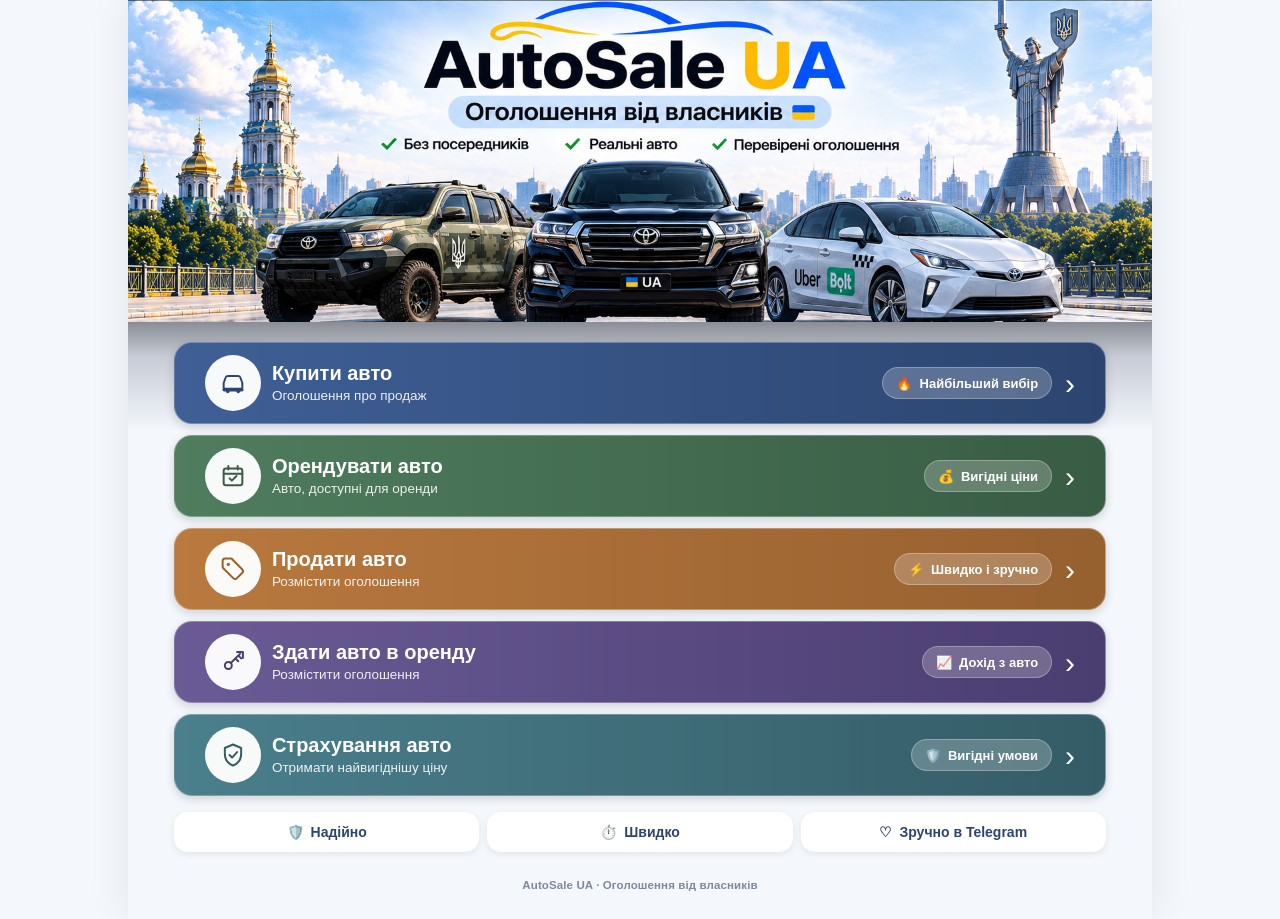
<file: index.html>
<!doctype html>
<html lang="uk">
<head>
  <meta charset="UTF-8">
  <meta name="viewport" content="width=device-width, initial-scale=1, viewport-fit=cover">
  <meta name="theme-color" content="#06101f">
  <title>AutoSale UA</title>
  <link rel="stylesheet" href="style.css">
</head>
<body>
  <main class="app" aria-label="AutoSale UA">
    <div class="hero">
      <img src="autosale-home.png" alt="" class="scene" width="1536" height="483">
    </div>
    <div class="actions-panel">
      <button class="action action-buy" data-section="buy" aria-label="Купити авто">
        <span class="icon"><svg viewBox="0 0 24 24" fill="none"><path d="M4 16.5V12l1.6-4.5A2 2 0 0 1 7.5 6h9a2 2 0 0 1 1.9 1.5L20 12v4.5" stroke="#2c4570" stroke-width="1.7" stroke-linejoin="round"/><rect x="3" y="16" width="18" height="3.2" rx="1.4" fill="#2c4570"/><circle cx="7.5" cy="19.2" r="1.5" fill="#2c4570"/><circle cx="16.5" cy="19.2" r="1.5" fill="#2c4570"/></svg></span>
        <span class="copy"><strong>Купити авто</strong><small>Оголошення про продаж</small></span>
        <span class="badge">🔥&nbsp; Найбільший вибір</span><span class="arrow">›</span>
      </button>

      <button class="action action-rent" data-section="rent" aria-label="Орендувати авто">
        <span class="icon"><svg viewBox="0 0 24 24" fill="none"><rect x="4" y="5.5" width="16" height="14.5" rx="2" stroke="#385c44" stroke-width="1.7"/><path d="M4 10h16M8 3.5v3M16 3.5v3" stroke="#385c44" stroke-width="1.7" stroke-linecap="round"/><path d="M9 14l2 2 4-4" stroke="#385c44" stroke-width="1.7" stroke-linecap="round" stroke-linejoin="round"/></svg></span>
        <span class="copy"><strong>Орендувати авто</strong><small>Авто, доступні для оренди</small></span>
        <span class="badge">💰&nbsp; Вигідні ціни</span><span class="arrow">›</span>
      </button>

      <button class="action action-sell" data-section="sell" aria-label="Продати авто">
        <span class="icon"><svg viewBox="0 0 24 24" fill="none"><path d="M11.3 3.7 20 12.4a2 2 0 0 1 0 2.8l-4.8 4.8a2 2 0 0 1-2.8 0L3.7 11.3A2 2 0 0 1 3.1 10V5a2 2 0 0 1 2-2h5a2 2 0 0 1 1.4.6Z" stroke="#96602f" stroke-width="1.7" stroke-linejoin="round"/><circle cx="8" cy="8" r="1.4" fill="#96602f"/></svg></span>
        <span class="copy"><strong>Продати авто</strong><small>Розмістити оголошення</small></span>
        <span class="badge">⚡&nbsp; Швидко і зручно</span><span class="arrow">›</span>
      </button>

      <button class="action action-give-rent" data-section="give-rent" aria-label="Здати авто в оренду">
        <span class="icon"><svg viewBox="0 0 24 24" fill="none"><circle cx="8" cy="15" r="3" stroke="#4a3d70" stroke-width="1.7"/><path d="M10.1 12.9 18 5" stroke="#4a3d70" stroke-width="1.7" stroke-linecap="round"/><path d="M14.5 9.4l2 2M17 6.9l2 2" stroke="#4a3d70" stroke-width="1.7" stroke-linecap="round"/><path d="M15.5 3.5H20.5V8.5" stroke="#4a3d70" stroke-width="1.7" stroke-linecap="round" stroke-linejoin="round"/></svg></span>
        <span class="copy"><strong>Здати авто в оренду</strong><small>Розмістити оголошення</small></span>
        <span class="badge">📈&nbsp; Дохід з авто</span><span class="arrow">›</span>
      </button>

      <button class="action action-insurance" data-section="insurance" aria-label="Страхування авто">
        <span class="icon"><svg viewBox="0 0 24 24" fill="none"><path d="M12 3l7 3v5c0 5-3 8.5-7 10-4-1.5-7-5-7-10V6l7-3Z" stroke="#345c66" stroke-width="1.7" stroke-linejoin="round"/><path d="M9 12l2.2 2.2L15.5 9.5" stroke="#345c66" stroke-width="1.7" stroke-linecap="round" stroke-linejoin="round"/></svg></span>
        <span class="copy"><strong>Страхування авто</strong><small>Отримати найвигіднішу ціну</small></span>
        <span class="badge">🛡️&nbsp; Вигідні умови</span><span class="arrow">›</span>
      </button>

      <div class="benefits" aria-label="Переваги">
        <div>🛡️ <span>Надійно</span></div>
        <div>⏱️ <span>Швидко</span></div>
        <div>♡ <span>Зручно в Telegram</span></div>
      </div>

      <div class="footer">AutoSale UA · Оголошення від власників</div>
    </div>
  </main>
  <script src="https://telegram.org/js/telegram-web-app.js"></script>
  <script src="app.js"></script>
</body>
</html>
</file>
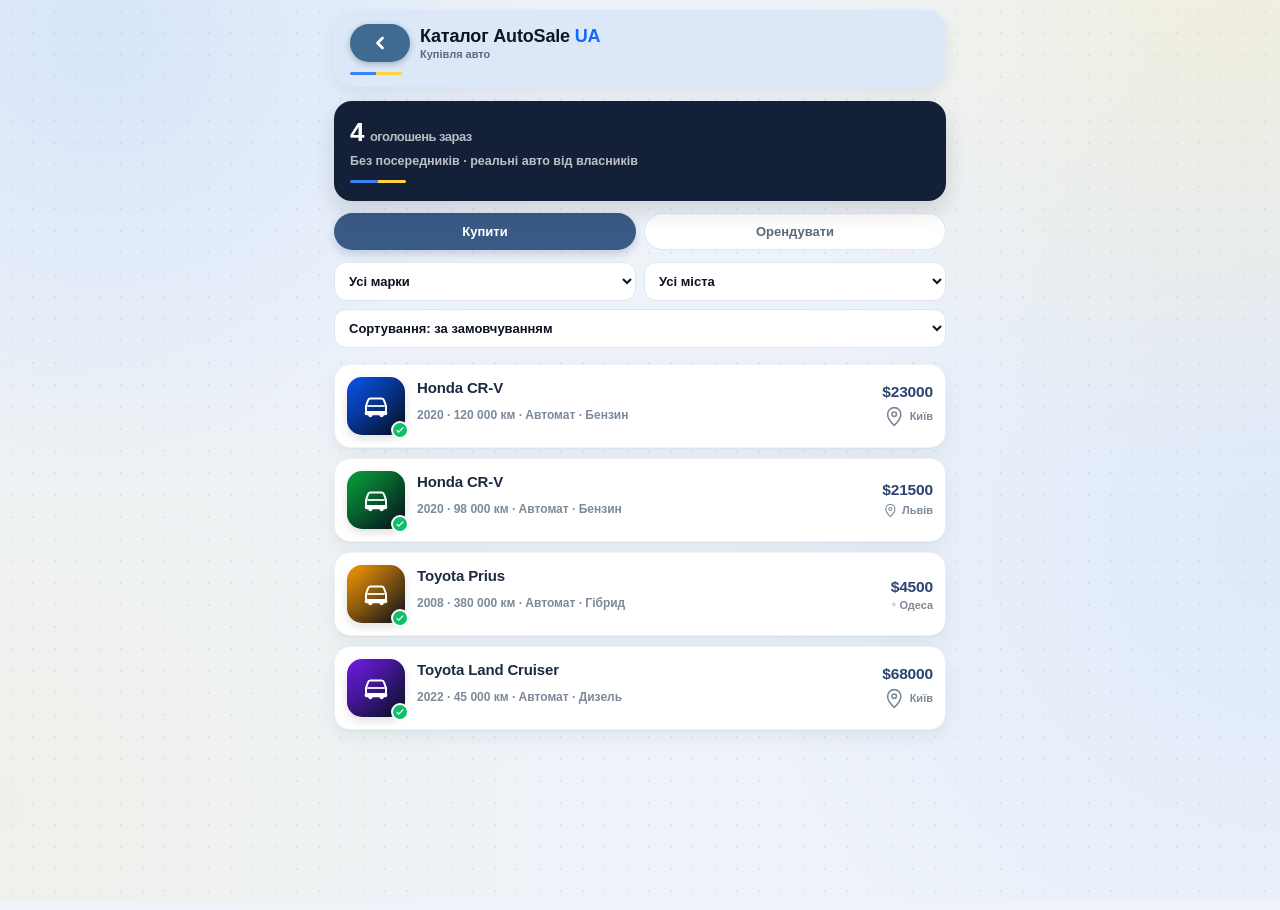
<file: catalog.html>
<!doctype html>
<html lang="uk">
<head>
  <meta charset="UTF-8">
  <meta name="viewport" content="width=device-width, initial-scale=1, viewport-fit=cover">
  <meta name="theme-color" content="#06101f">
  <title>AutoSale UA — Каталог</title>
  <link rel="stylesheet" href="catalog.css">
</head>
<body>
  <div class="wrap" id="app"></div>

  <script src="https://telegram.org/js/telegram-web-app.js"></script>
  <script src="data.js"></script>
  <script src="catalog.js"></script>
</body>
</html>
</file>
<file: style.css>
*{box-sizing:border-box}
html,body{margin:0;padding:0;width:100%;min-height:100%;background:#f4f8fc}
body{font-family:-apple-system,BlinkMacSystemFont,"Segoe UI",Arial,sans-serif;overflow-x:hidden}
.app{width:100%;max-width:1024px;margin:0 auto}
.hero{width:100%;line-height:1}
.scene{display:block;width:100%;height:auto;aspect-ratio:1536/483;user-select:none;-webkit-user-drag:none}

.actions-panel{background:linear-gradient(180deg,#8a8d95 0%,#c7ccd6 35px,#f4f8fc 110px);padding:14px 4% 20px;display:flex;flex-direction:column;gap:8px}

.action{position:relative;width:100%;min-height:62px;border:1px solid rgba(255,255,255,.28);border-radius:16px;display:flex;align-items:center;padding:9px 3.5%;gap:11px;color:#fff;text-align:left;font:inherit;cursor:pointer;box-shadow:0 3px 10px rgba(0,0,0,.16)}
.action:active{transform:translateY(1px);filter:brightness(.96)}

.action-buy{background:linear-gradient(90deg,#3f5f96,#2c4570)}
.action-rent{background:linear-gradient(90deg,#4f7d5e,#385c44)}
.action-sell{background:linear-gradient(90deg,#b9793f,#96602f)}
.action-give-rent{background:linear-gradient(90deg,#6a5b96,#4a3d70)}
.action-insurance{background:linear-gradient(90deg,#4a7f8c,#345c66)}

.icon{width:44px;height:44px;border-radius:50%;background:rgba(255,255,255,.96);display:grid;place-items:center;flex:none}
.icon svg{width:22px;height:22px}

.copy{display:flex;flex-direction:column;min-width:0;line-height:1.2;flex:1}
.copy strong{font-size:16px;font-weight:750;white-space:nowrap;overflow:hidden;text-overflow:ellipsis}
.copy small{font-size:11.5px;font-weight:500;margin-top:2px;white-space:nowrap;overflow:hidden;text-overflow:ellipsis;opacity:.9}

.badge{flex:none;background:rgba(255,255,255,.22);border:1px solid rgba(255,255,255,.28);border-radius:999px;padding:.45em .8em;font-size:10.5px;font-weight:700;color:#fff;white-space:nowrap}
.arrow{font-size:22px;font-weight:300;line-height:.7;margin-left:2px;flex:none}

.benefits{margin-top:5px;display:grid;grid-template-columns:repeat(3,1fr);gap:8px}
.benefits div{background:#fff;border-radius:12px;padding:10px 4px;display:flex;align-items:center;justify-content:center;gap:.5em;color:#2c4570;font-size:12px;font-weight:650;box-shadow:0 2px 7px rgba(0,0,0,.08);text-align:center}

.footer{margin-top:16px;text-align:center;font-size:11.5px;font-weight:650;color:#7c8aa0;letter-spacing:.01em}

@media (min-width:600px){
  .actions-panel{padding:20px 4.5% 28px;gap:11px}
  .action{min-height:76px;border-radius:18px;padding:12px 3.2%}
  .icon{width:56px;height:56px}
  .icon svg{width:28px;height:28px}
  .copy strong{font-size:20px}
  .copy small{font-size:13.5px;margin-top:3px}
  .badge{font-size:13px;padding:.55em 1em}
  .arrow{font-size:30px}
  .benefits div{font-size:14px;padding:12px 4px;border-radius:14px}
}
@media (max-width:480px){
  .icon{width:38px;height:38px}
  .icon svg{width:19px;height:19px}
  .action{gap:8px;padding:8px 3%}
  .copy strong{font-size:14.5px;white-space:normal;overflow:visible;text-overflow:clip}
  .copy small{font-size:10.5px;white-space:normal;overflow:visible;text-overflow:clip}
  .badge{font-size:9.5px;padding:.4em .65em;letter-spacing:-.01em}
  .arrow{font-size:19px}
}
@media (min-width:700px){.app{box-shadow:0 0 40px rgba(0,0,0,.08)}}
</file>
<file: catalog.css>
*{box-sizing:border-box}
html,body{margin:0;padding:0;width:100%;min-height:100%}
body{
  font-family:-apple-system,BlinkMacSystemFont,"Segoe UI",Arial,sans-serif;
  color:#0b1220;-webkit-font-smoothing:antialiased;
  background-color:#eef3f9;
  background-image:
    radial-gradient(circle at 8% 4%, rgba(15,107,255,.10), transparent 32%),
    radial-gradient(circle at 96% 2%, rgba(255,210,63,.14), transparent 30%),
    radial-gradient(circle at 100% 60%, rgba(15,107,255,.07), transparent 40%),
    radial-gradient(circle at 0% 90%, rgba(255,210,63,.08), transparent 38%),
    radial-gradient(rgba(11,54,201,.07) 1px, transparent 1px);
  background-size:auto,auto,auto,auto,22px 22px;
  background-attachment:fixed;
  background-repeat:no-repeat,no-repeat,no-repeat,no-repeat,repeat;
}
.wrap{max-width:640px;margin:0 auto;min-height:100vh;padding-bottom:36px}

/* Flag accent used across screens */
.flag-stripe{height:3px;display:flex;border-radius:3px;overflow:hidden}
.flag-stripe span{flex:1}
.flag-stripe span:first-child{background:#3b82f6}
.flag-stripe span:last-child{background:#ffd23f}

/* Header */
.topbar{margin:10px 14px 14px;color:#0b1220;padding:14px 16px 12px;
  border-radius:20px;box-shadow:0 6px 16px rgba(20,40,70,.08);
  background:#dce8f7}
.topbar.topbar--rent{background:#e0f0e4}
.topbar-row{display:flex;align-items:center;gap:10px}
.topbar h1{font-size:18px;margin:0;font-weight:800;flex:1;line-height:1.15;letter-spacing:-.01em}
.topbar h1 .brand{color:#101827}
.topbar h1 .brand-ua{color:#0f6bff}
.topbar h1 small{display:block;font-size:11px;font-weight:600;color:#5b6b7d;margin-top:1px;letter-spacing:0}
.topbar .flag-stripe{margin-top:10px;width:52px}
.iconbtn{width:36px;height:36px;border-radius:12px;border:1px solid rgba(16,24,39,.14);background:rgba(255,255,255,.65);color:#101827;display:grid;place-items:center;font-size:20px;cursor:pointer;flex:none}
.iconbtn:active{filter:brightness(.96)}

/* Hero banner under header */
.hero-banner{margin:0 14px 14px;border-radius:18px;padding:16px 16px 18px;position:relative;overflow:hidden;
  background:#132038;color:#fff;
  box-shadow:0 10px 22px rgba(6,16,31,.14)}
.hero-banner .eyebrow{display:flex;align-items:center;gap:6px;font-size:11px;font-weight:700;letter-spacing:.04em;text-transform:uppercase;opacity:.75;margin-bottom:6px}
.hero-banner .stat{font-size:26px;font-weight:800;letter-spacing:-.02em}
.hero-banner .stat span{font-size:13px;font-weight:600;opacity:.7;margin-left:6px}
.hero-banner .sub{margin-top:6px;font-size:12.5px;font-weight:600;opacity:.72}
.hero-banner .flag-stripe{margin-top:12px;width:56px}

/* Type toggle */
.type-toggle{display:flex;gap:8px;padding:0 14px 12px;margin-top:-2px}
.type-toggle button{flex:1;padding:10px 8px;border-radius:999px;border:1px solid #dfe6ee;background:#fff;font-weight:700;font-size:13px;color:#5b6b7d;cursor:pointer;transition:transform .1s}
.type-toggle button[data-type="sale"].active{background:#3a5a86;color:#fff;border-color:transparent;box-shadow:0 4px 10px rgba(44,69,112,.22)}
.type-toggle button[data-type="rent"].active{background:#4d7a5f;color:#fff;border-color:transparent;box-shadow:0 4px 10px rgba(56,92,68,.22)}
.type-toggle button:active{transform:scale(.98)}

/* Filters */
.filters{display:grid;grid-template-columns:1fr 1fr;gap:8px;padding:0 14px 10px}
.filters select{grid-column:span 1;padding:10px 10px;border-radius:12px;border:1px solid #dfe6ee;background:#fff;font-size:13px;color:#0b1220;font-weight:600}
.filters .full{grid-column:1 / -1}

/* List */
.list{display:flex;flex-direction:column;gap:10px;padding:6px 14px 14px}
.card{display:flex;align-items:center;gap:12px;background:#fff;border-radius:16px;padding:12px;
  box-shadow:0 1px 2px rgba(20,40,70,.04), 0 8px 20px rgba(20,40,70,.06);cursor:pointer;border:1px solid #eef2f7;text-align:left}
.card:active{transform:translateY(1px);box-shadow:0 1px 2px rgba(20,40,70,.05)}
.thumb{width:58px;height:58px;border-radius:15px;flex:none;position:relative;display:grid;place-items:center;
  box-shadow:inset 0 -6px 12px rgba(0,0,0,.12), 0 4px 10px rgba(0,0,0,.12)}
.thumb svg{width:30px;height:30px}
.thumb .verified{position:absolute;right:-4px;bottom:-4px;width:18px;height:18px;border-radius:50%;background:#0fbf6b;
  border:2px solid #fff;display:grid;place-items:center}
.thumb .verified svg{width:10px;height:10px}
.card-body{flex:1;min-width:0}
.card-title{font-size:15px;font-weight:750;margin:0 0 2px;white-space:nowrap;overflow:hidden;text-overflow:ellipsis;letter-spacing:-.01em;color:#1c2b3f}
.card-meta{font-size:12px;color:#7c8a99;font-weight:600;white-space:nowrap;overflow:hidden;text-overflow:ellipsis}
.card-right{flex:none;text-align:right}
.card-price{font-size:15.5px;font-weight:800;color:#2c4570;letter-spacing:-.01em}
.card-city{font-size:11px;color:#7c8a99;font-weight:600;margin-top:3px;display:flex;align-items:center;gap:3px;justify-content:flex-end}
.empty{padding:48px 24px;text-align:center;color:#8b97a5;font-size:14px;line-height:1.6}
.empty svg{width:40px;height:40px;margin-bottom:10px;opacity:.4}

/* Detail */
.detail{padding:14px}
.hero{border-radius:22px;padding:28px 20px 22px;color:#fff;position:relative;overflow:hidden;margin-bottom:14px;
  box-shadow:0 12px 28px rgba(6,16,31,.22)}
.hero::before{content:"";position:absolute;inset:0;background:radial-gradient(120% 100% at 100% 0%, rgba(255,255,255,.16), transparent 60%)}
.hero-top{display:flex;align-items:center;justify-content:space-between;position:relative}
.hero-icon-wrap{width:64px;height:64px;border-radius:18px;background:rgba(255,255,255,.14);border:1px solid rgba(255,255,255,.22);display:grid;place-items:center}
.hero-icon-wrap svg{width:36px;height:36px}
.verified-chip{display:flex;align-items:center;gap:5px;background:rgba(255,255,255,.14);border:1px solid rgba(255,255,255,.22);
  padding:5px 10px 5px 7px;border-radius:999px;font-size:11px;font-weight:700}
.verified-chip svg{width:13px;height:13px}
.hero h2{margin:16px 0 2px;font-size:23px;font-weight:800;position:relative;letter-spacing:-.01em}
.hero .year{opacity:.85;font-weight:600;font-size:13px;position:relative;display:flex;align-items:center;gap:5px}
.hero .flag-stripe{margin-top:14px;width:48px;position:relative}

.spec-grid{display:grid;grid-template-columns:1fr 1fr;gap:8px;margin-bottom:14px}
.spec{background:#fff;border-radius:14px;padding:11px 13px;border:1px solid #eef2f7;display:flex;align-items:center;gap:10px}
.spec .spec-icon{width:30px;height:30px;border-radius:9px;background:#f1f5fb;display:grid;place-items:center;flex:none}
.spec .spec-icon svg{width:16px;height:16px}
.spec .label{font-size:10.5px;color:#8b97a5;font-weight:700;text-transform:uppercase;letter-spacing:.02em}
.spec .value{font-size:14px;font-weight:750;margin-top:1px}
.price-box{background:linear-gradient(135deg,#fff,#f4f8ff);border-radius:16px;padding:15px 16px;display:flex;align-items:center;justify-content:space-between;border:1px solid #e4ecf9;margin-bottom:14px}
.price-box .ptype{font-size:11px;color:#8b97a5;font-weight:700;text-transform:uppercase;letter-spacing:.02em}
.price-box .price{font-size:23px;font-weight:800;color:#0a36c9;letter-spacing:-.02em}
.desc{background:#fff;border-radius:16px;padding:15px 16px;border:1px solid #eef2f7;font-size:14px;line-height:1.55;color:#334;margin-bottom:16px}
.desc h3{font-size:11.5px;text-transform:uppercase;letter-spacing:.03em;color:#8b97a5;margin:0 0 7px;font-weight:700}
.contact-btn{display:flex;align-items:center;justify-content:center;gap:8px;width:100%;padding:16px;border-radius:15px;border:none;
  background:linear-gradient(135deg,#0f6bff,#0a36c9);color:#fff;font-size:15px;font-weight:750;cursor:pointer;
  box-shadow:0 10px 22px rgba(9,86,245,.32);letter-spacing:-.01em}
.contact-btn:active{filter:brightness(.95);transform:translateY(1px)}
.contact-btn svg{width:18px;height:18px}
.note{margin-top:14px;font-size:11.5px;color:#9aa6b2;text-align:center;line-height:1.55;padding:0 10px}
</file>
